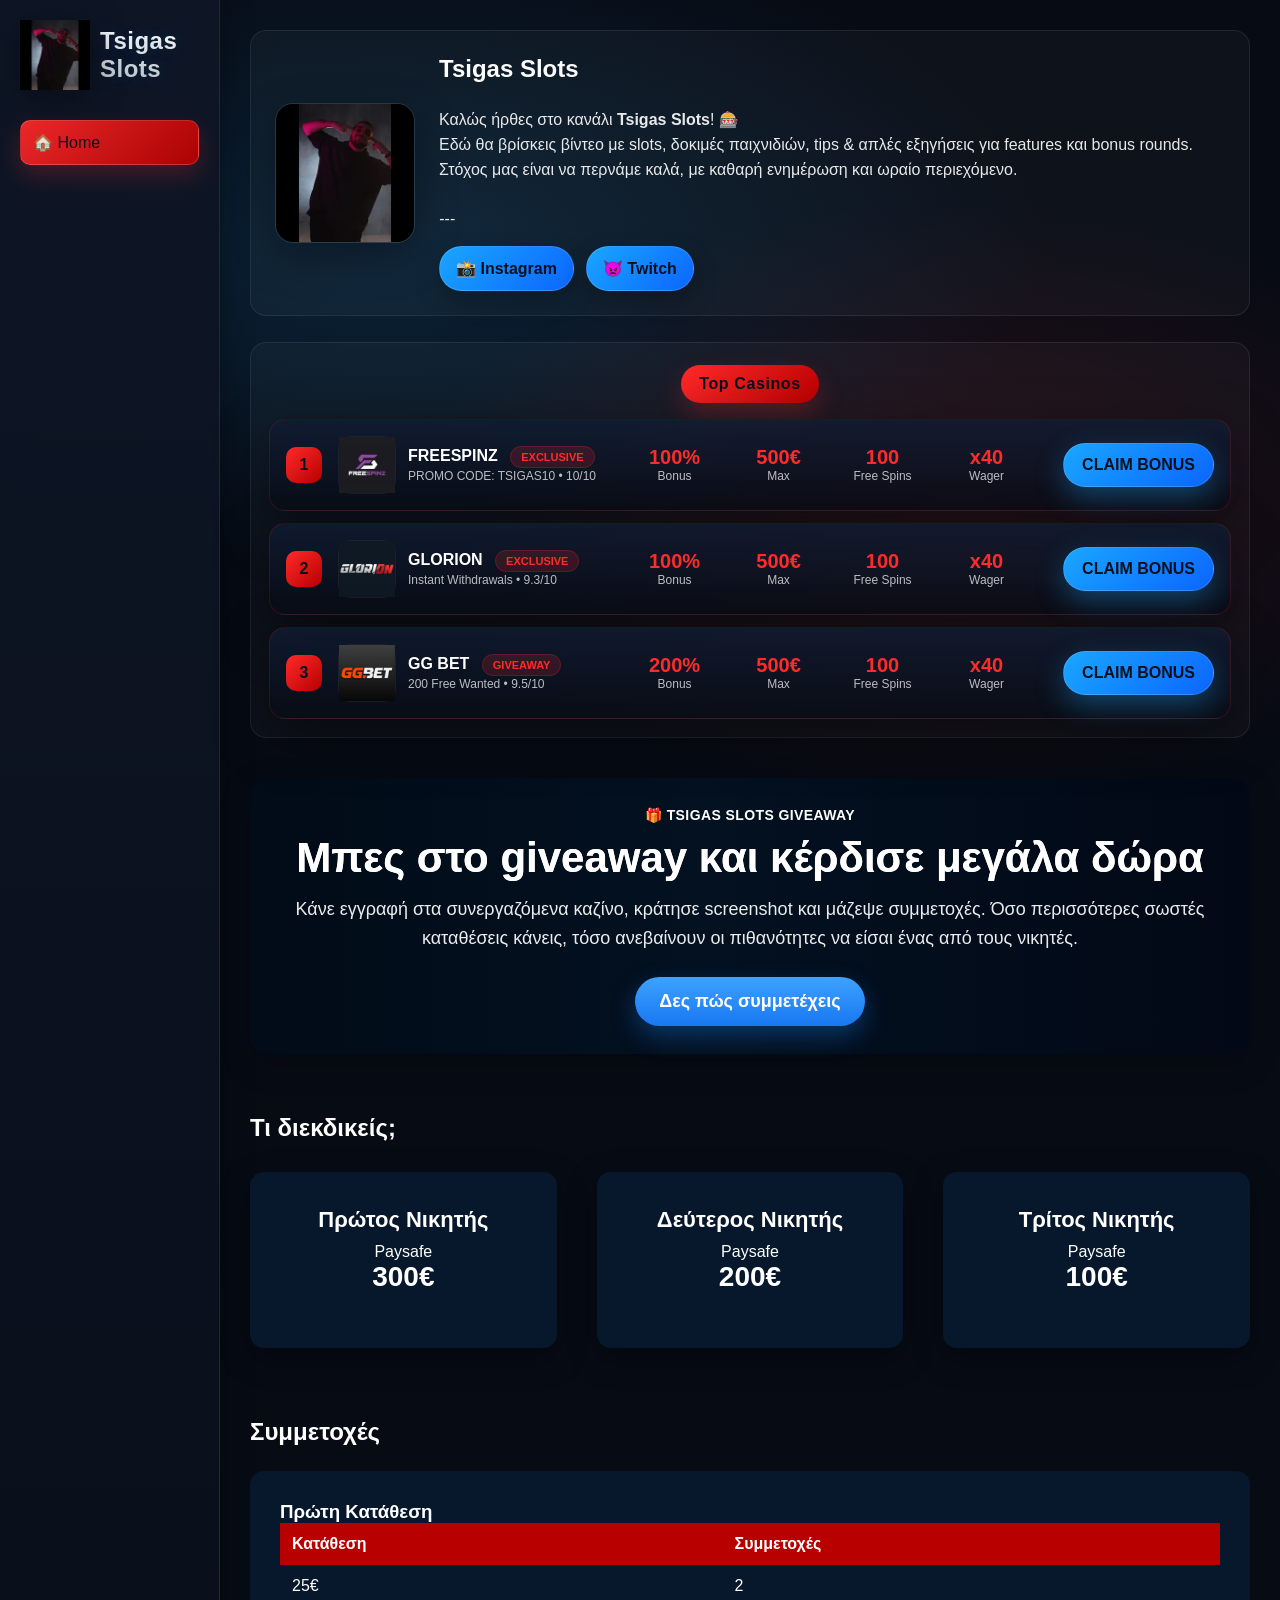
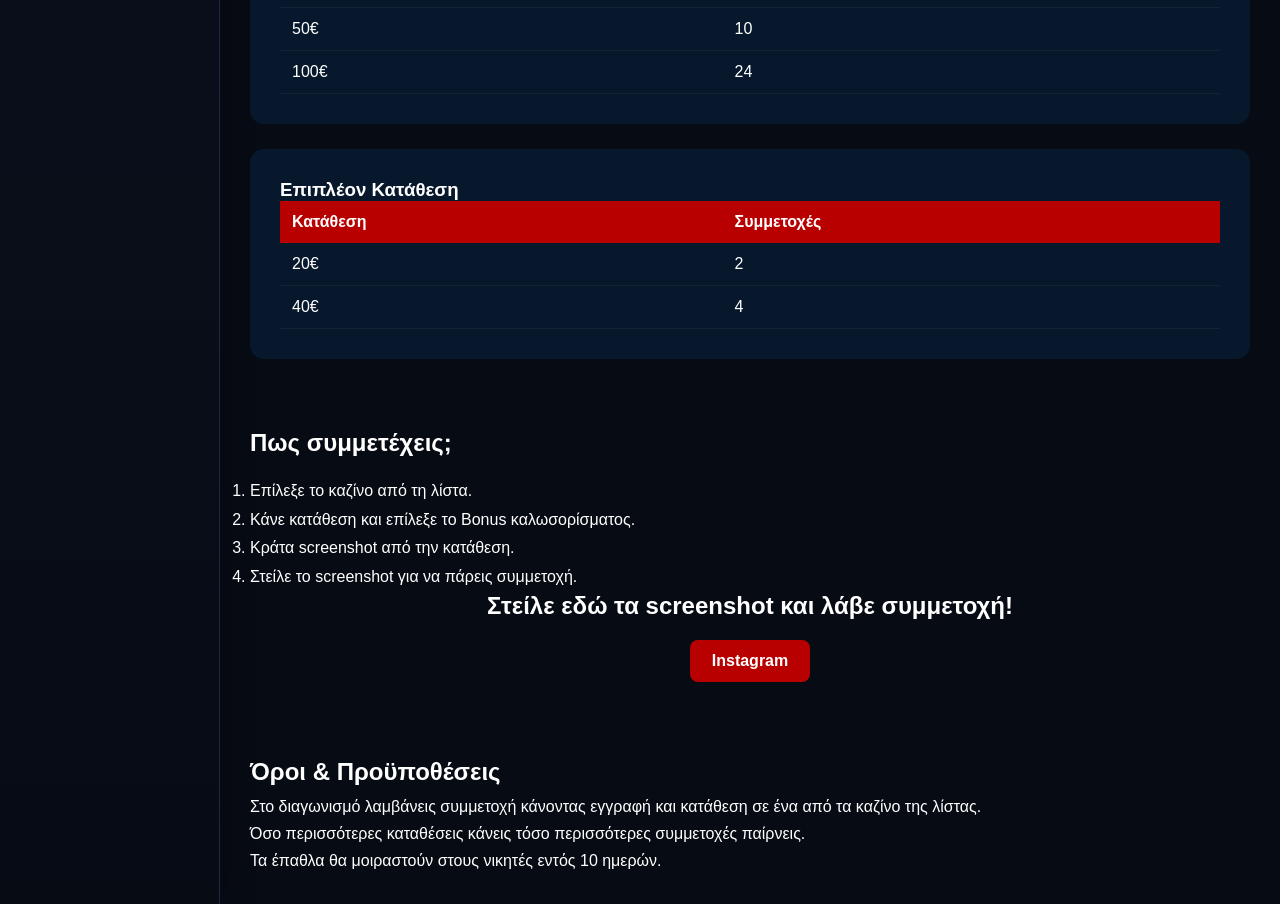
<file: index.html>
<!DOCTYPE html>
<html lang="el">
<head>
  <meta charset="UTF-8">
  <meta name="viewport" content="width=device-width, initial-scale=1.0">
  <title>Tsigas Slots - Home</title>
  <link rel="stylesheet" href="style.css">
</head>
<body>

<div class="layout">

  <aside class="sidebar">
    <div class="logo-area">
      <img src="image1.png" alt="Tsigas Logo">
      <span>Tsigas Slots</span>
    </div>
    <ul>
      <li class="active"><a href="index.html">🏠 Home</a></li>
    </ul>
  </aside>

  <main class="content">

    <section class="home-hero">
      <img class="home-logo" src="image1.png" alt="Tsigas Slots Logo">

      <div class="home-text">
        <h1 class="home-title">Tsigas Slots</h1>
        <p class="home-desc">
          Καλώς ήρθες στο κανάλι <strong>Tsigas Slots</strong>! 🎰<br>
          Εδώ θα βρίσκεις βίντεο με slots, δοκιμές παιχνιδιών, tips &amp; απλές εξηγήσεις για features και bonus rounds.
          Στόχος μας είναι να περνάμε καλά, με καθαρή ενημέρωση και ωραίο περιεχόμενο.
          <br><br>
          <em>---</em>
        </p>

        <div class="social-links">
          
          <a class="social-btn" href="https://www.instagram.com/tsigas_wiles?utm_source=ig_web_button_share_sheet&igsh=ZDNlZDc0MzIxNw==" target="_blank" rel="noopener">📸 Instagram</a>
          <a class="social-btn" href="https://www.twitch.tv/tsigas" target="_blank" rel="noopener">👿 Twitch</a>
        </div>
      </div>
    </section>

    <section class="section">
      <div class="section-title"><span>Top Casinos</span></div>
     
    <div class="casino-rows">
        <div class="casino-row">
          <div class="row-rank">1</div>
          <div class="row-brand">
            <div class="row-logo"><img src="FREESPINZ.PNG" alt="FREESPINZ"></div>
            <div>
              <div class="row-name">FREESPINZ <span class="tag">EXCLUSIVE</span></div>
              <div class="row-sub">PROMO CODE: TSIGAS10 • 10/10</div>
            </div>
          </div>
          <div class="row-stats">
            <div><strong>100%</strong><span>Bonus</span></div>
            <div><strong>500€</strong><span>Max</span></div>
            <div><strong>100</strong><span>Free Spins</span></div>
            <div><strong>x40</strong><span>Wager</span></div>
          </div>
        <a class="btn row-btn" href="https://go.aff.freespinz.com/q6861zbm" target="_blank" rel="noopener">CLAIM BONUS</a>
        </div>

      <div class="casino-rows">
        <div class="casino-row">
          <div class="row-rank">2</div>
          <div class="row-brand">
            <div class="row-logo"><img src="GLORION.PNG" alt="GLORION"></div>
            <div>
              <div class="row-name">GLORION <span class="tag">EXCLUSIVE</span></div>
              <div class="row-sub">Instant Withdrawals • 9.3/10</div>
            </div>
          </div>

          <div class="row-stats">
            <div><strong>100%</strong><span>Bonus</span></div>
            <div><strong>500€</strong><span>Max</span></div>
            <div><strong>100</strong><span>Free Spins</span></div>
            <div><strong>x40</strong><span>Wager</span></div>
          </div>

          <a class="btn row-btn" href="https://glrn.lynmonkel.com/?mid=304403_2020038" target="_blank" rel="noopener">CLAIM BONUS</a>
        </div>

        <div class="casino-row">
          <div class="row-rank">3</div>
          <div class="row-brand">
            <div class="row-logo"><img src="GGBET.PNG" alt="GGBET"></div>
            <div>
              <div class="row-name">GG BET <span class="tag">GIVEAWAY</span></div>
              <div class="row-sub">200 Free Wanted • 9.5/10</div>
            </div>
          </div>
          <div class="row-stats">
            <div><strong>200%</strong><span>Bonus</span></div>
            <div><strong>500€</strong><span>Max</span></div>
            <div><strong>100</strong><span>Free Spins</span></div>
            <div><strong>x40</strong><span>Wager</span></div>
          </div>
          <a class="btn row-btn" href="https://ggbetbestoffer.com/l/69b2da420e82d875ff05eee2" target="_blank" rel="noopener">CLAIM BONUS</a>
        </div>
      </div>
    </section>

   <section class="giveaway-hero">
  <div class="giveaway-hero-inner">
    <div class="giveaway-badge">🎁 TSIGAS SLOTS GIVEAWAY</div>

    <h1>Μπες στο giveaway και κέρδισε μεγάλα δώρα</h1>

    <p>
      Κάνε εγγραφή στα συνεργαζόμενα καζίνο, κράτησε screenshot και μάζεψε συμμετοχές.
      Όσο περισσότερες σωστές καταθέσεις κάνεις, τόσο ανεβαίνουν οι πιθανότητες να είσαι
      ένας από τους νικητές.
    </p>

    <a href="#how-to" class="giveaway-hero-btn">Δες πώς συμμετέχεις</a>
  </div>
</section>
<!-- ===== PRIZES ===== -->
<section class="giveaway-prizes">
  <h2>Τι διεκδικείς;</h2>

  <div class="prize-grid">
    <div class="prize-card gold">
      <h3>Πρώτος Νικητής</h3>
      <p>Paysafe</p>
      <h2>300€</h2>
    </div>

    <div class="prize-card silver">
      <h3>Δεύτερος Νικητής</h3>
      <p>Paysafe</p>
      <h2>200€</h2>
    </div>

    <div class="prize-card bronze">
      <h3>Τρίτος Νικητής</h3>
      <p>Paysafe</p>
      <h2>100€</h2>
    </div>
  </div>
</section>



<!-- ===== PARTICIPATIONS TABLE ===== -->
<section class="giveaway-table">

<h2>Συμμετοχές</h2>

<div class="table-box">

<h3>Πρώτη Κατάθεση</h3>

<table>
<tr>
<th>Κατάθεση</th>
<th>Συμμετοχές</th>
</tr>

<tr>
<td>25€</td>
<td>2</td>
</tr>

<tr>
<td>50€</td>
<td>10</td>
</tr>

<tr>
<td>100€</td>
<td>24</td>
</tr>
</table>

</div>


<div class="table-box">

<h3>Επιπλέον Κατάθεση</h3>

<table>
<tr>
<th>Κατάθεση</th>
<th>Συμμετοχές</th>
</tr>

<tr>
<td>20€</td>
<td>2</td>
</tr>

<tr>
<td>40€</td>
<td>4</td>
</tr>
</table>

</div>

</section>



<!-- ===== HOW TO PARTICIPATE ===== -->
<section class="how-to">

<h2>Πως συμμετέχεις;</h2>

<ol>
<li>Επίλεξε το καζίνο από τη λίστα.</li>
<li>Κάνε κατάθεση και επίλεξε το Bonus καλωσορίσματος.</li>
<li>Κράτα screenshot από την κατάθεση.</li>
<li>Στείλε το screenshot για να πάρεις συμμετοχή.</li>
</ol>

</section>



<!-- ===== SEND SCREENSHOT ===== -->
<section id="how-to" class="send-screenshot">

<h2>Στείλε εδώ τα screenshot και λάβε συμμετοχή!</h2>

<div class="social-links">


<a href="https://www.instagram.com/tsigas_wiles?utm_source=ig_web_button_share_sheet&igsh=ZDNlZDc0MzIxNw==">Instagram</a>

</div>

</section>



<!-- ===== TERMS ===== -->
<section class="terms">

<h2>Όροι & Προϋποθέσεις</h2>

<p>
Στο διαγωνισμό λαμβάνεις συμμετοχή κάνοντας εγγραφή και κατάθεση σε ένα από τα καζίνο της λίστας.
</p>

<p>
Όσο περισσότερες καταθέσεις κάνεις τόσο περισσότερες συμμετοχές παίρνεις.
</p>

<p>
Τα έπαθλα θα μοιραστούν στους νικητές εντός 10 ημερών.
</p>

</section>
    
  </main>
</div>

</body>
</html>
</file>
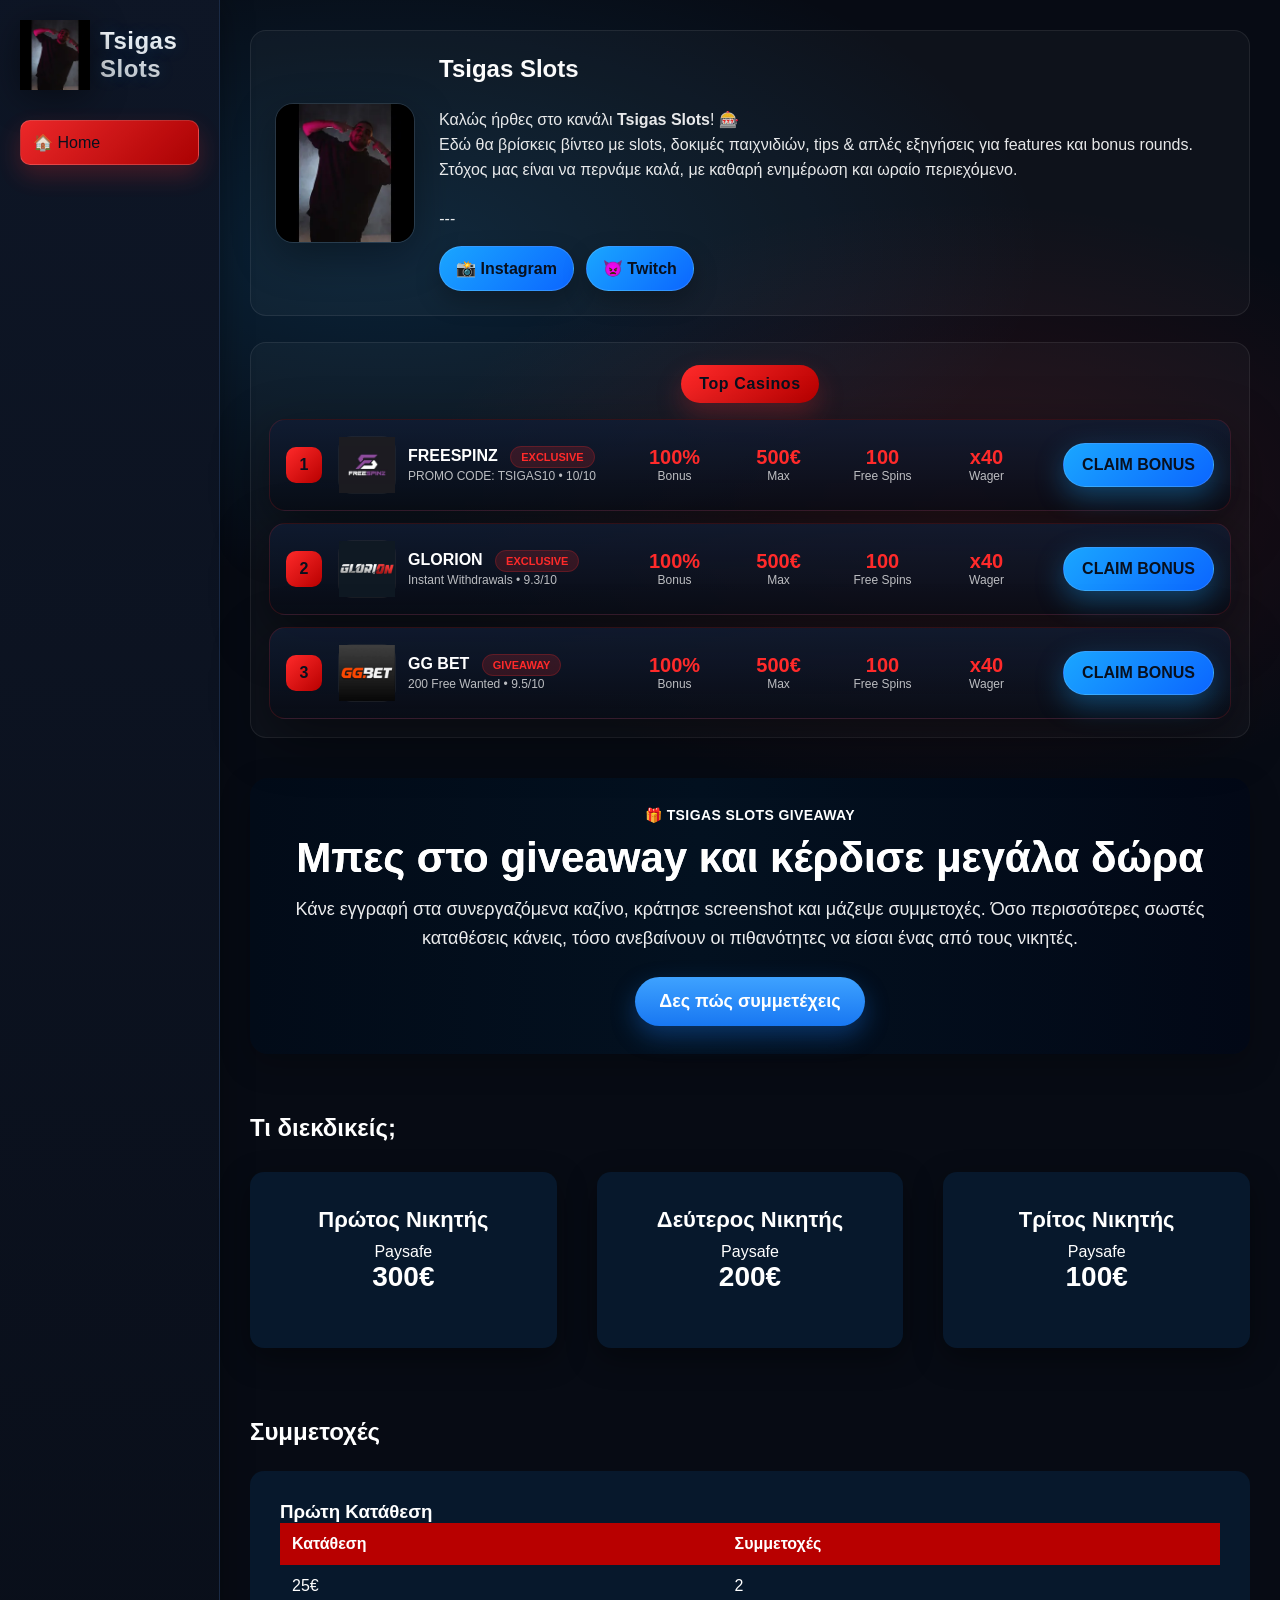
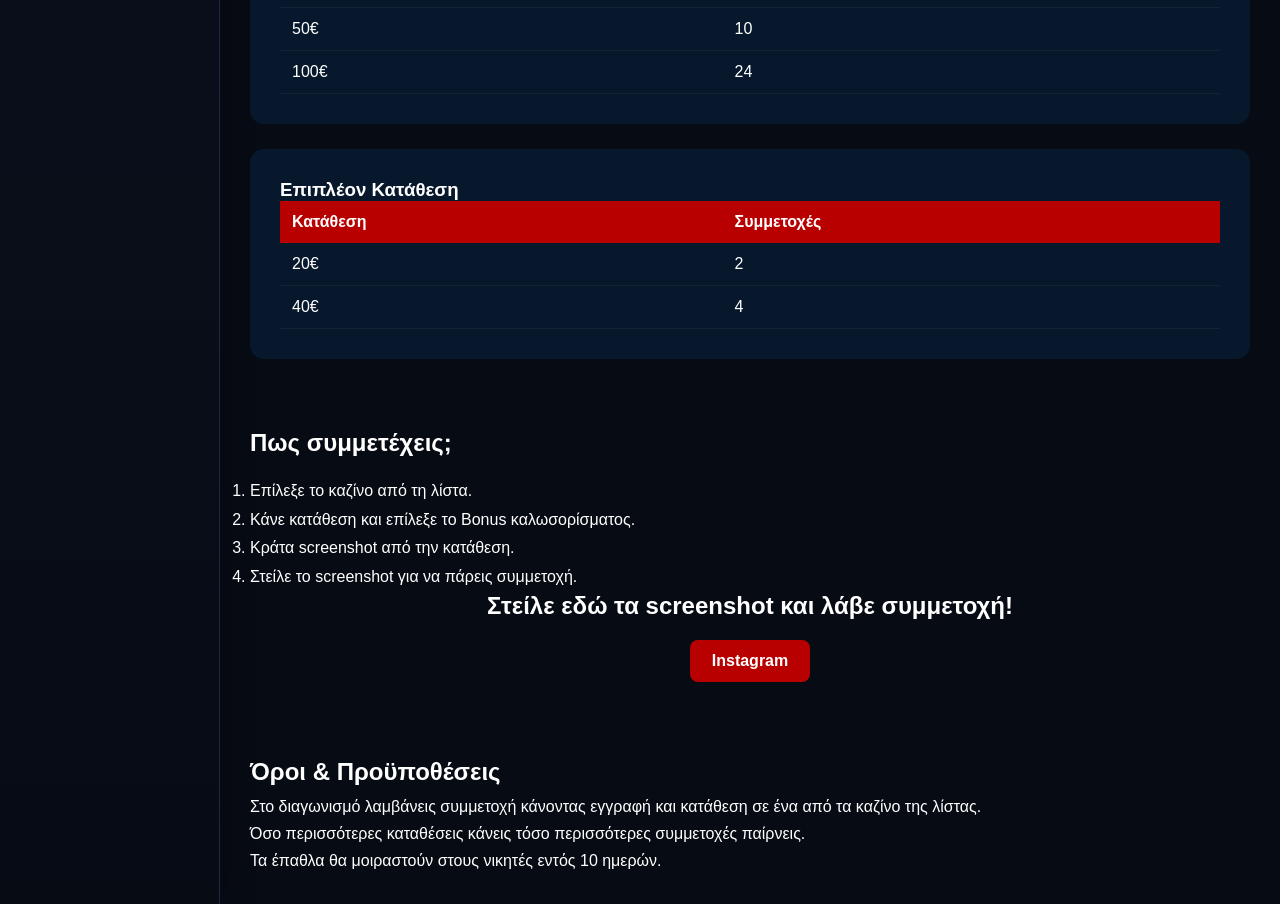
<file: index_updated.html>
<!DOCTYPE html>
<html lang="el">
<head>
  <meta charset="UTF-8">
  <meta name="viewport" content="width=device-width, initial-scale=1.0">
  <title>Tsigas Slots - Home</title>
  <link rel="stylesheet" href="style_updated.css">
</head>
<body>

<div class="layout">

  <aside class="sidebar">
    <div class="logo-area">
      <img src="image1.png" alt="Tsigas Logo">
      <span>Tsigas Slots</span>
    </div>
    <ul>
      <li class="active"><a href="index.html">🏠 Home</a></li>
    </ul>
  </aside>

  <main class="content">

    <section class="home-hero">
      <img class="home-logo" src="image1.png" alt="Tsigas Slots Logo">

      <div class="home-text">
        <h1 class="home-title">Tsigas Slots</h1>
        <p class="home-desc">
          Καλώς ήρθες στο κανάλι <strong>Tsigas Slots</strong>! 🎰<br>
          Εδώ θα βρίσκεις βίντεο με slots, δοκιμές παιχνιδιών, tips &amp; απλές εξηγήσεις για features και bonus rounds.
          Στόχος μας είναι να περνάμε καλά, με καθαρή ενημέρωση και ωραίο περιεχόμενο.
          <br><br>
          <em>---</em>
        </p>

        <div class="social-links">
          
          <a class="social-btn" href="https://www.instagram.com/tsigas_wiles?utm_source=ig_web_button_share_sheet&igsh=ZDNlZDc0MzIxNw==" target="_blank" rel="noopener">📸 Instagram</a>
          <a class="social-btn" href="https://www.twitch.tv/tsigas" target="_blank" rel="noopener">👿 Twitch</a>
        </div>
      </div>
    </section>

    <section class="section">
      <div class="section-title"><span>Top Casinos</span></div>
     
    <div class="casino-rows">
        <div class="casino-row">
          <div class="row-rank">1</div>
          <div class="row-brand">
            <div class="row-logo"><img src="FREESPINZ.PNG" alt="FREESPINZ"></div>
            <div>
              <div class="row-name">FREESPINZ <span class="tag">EXCLUSIVE</span></div>
              <div class="row-sub">PROMO CODE: TSIGAS10 • 10/10</div>
            </div>
          </div>
          <div class="row-stats">
            <div><strong>100%</strong><span>Bonus</span></div>
            <div><strong>500€</strong><span>Max</span></div>
            <div><strong>100</strong><span>Free Spins</span></div>
            <div><strong>x40</strong><span>Wager</span></div>
          </div>
        <a class="btn row-btn" href="https://go.aff.freespinz.com/q6861zbm" target="_blank" rel="noopener">CLAIM BONUS</a>
        </div>

      <div class="casino-rows">
        <div class="casino-row">
          <div class="row-rank">2</div>
          <div class="row-brand">
            <div class="row-logo"><img src="GLORION.PNG" alt="GLORION"></div>
            <div>
              <div class="row-name">GLORION <span class="tag">EXCLUSIVE</span></div>
              <div class="row-sub">Instant Withdrawals • 9.3/10</div>
            </div>
          </div>

          <div class="row-stats">
            <div><strong>100%</strong><span>Bonus</span></div>
            <div><strong>500€</strong><span>Max</span></div>
            <div><strong>100</strong><span>Free Spins</span></div>
            <div><strong>x40</strong><span>Wager</span></div>
          </div>

          <a class="btn row-btn" href="https://glrn.lynmonkel.com/?mid=304403_2020038" target="_blank" rel="noopener">CLAIM BONUS</a>
        </div>

        <div class="casino-row">
          <div class="row-rank">3</div>
          <div class="row-brand">
            <div class="row-logo"><img src="GGBET.PNG" alt="GGBET"></div>
            <div>
              <div class="row-name">GG BET <span class="tag">GIVEAWAY</span></div>
              <div class="row-sub">200 Free Wanted • 9.5/10</div>
            </div>
          </div>
          <div class="row-stats">
            <div><strong>100%</strong><span>Bonus</span></div>
            <div><strong>500€</strong><span>Max</span></div>
            <div><strong>100</strong><span>Free Spins</span></div>
            <div><strong>x40</strong><span>Wager</span></div>
          </div>
          <a class="btn row-btn" href="https://ggbetbestoffer.com/l/69b2da420e82d875ff05eee2" target="_blank" rel="noopener">CLAIM BONUS</a>
        </div>
      </div>
    </section>

   <section class="giveaway-hero">
  <div class="giveaway-hero-inner">
    <div class="giveaway-badge">🎁 TSIGAS SLOTS GIVEAWAY</div>

    <h1>Μπες στο giveaway και κέρδισε μεγάλα δώρα</h1>

    <p>
      Κάνε εγγραφή στα συνεργαζόμενα καζίνο, κράτησε screenshot και μάζεψε συμμετοχές.
      Όσο περισσότερες σωστές καταθέσεις κάνεις, τόσο ανεβαίνουν οι πιθανότητες να είσαι
      ένας από τους νικητές.
    </p>

    <a href="#how-to" class="giveaway-hero-btn">Δες πώς συμμετέχεις</a>
  </div>
</section>
<!-- ===== PRIZES ===== -->
<section class="giveaway-prizes">
  <h2>Τι διεκδικείς;</h2>

  <div class="prize-grid">
    <div class="prize-card gold">
      <h3>Πρώτος Νικητής</h3>
      <p>Paysafe</p>
      <h2>300€</h2>
    </div>

    <div class="prize-card silver">
      <h3>Δεύτερος Νικητής</h3>
      <p>Paysafe</p>
      <h2>200€</h2>
    </div>

    <div class="prize-card bronze">
      <h3>Τρίτος Νικητής</h3>
      <p>Paysafe</p>
      <h2>100€</h2>
    </div>
  </div>
</section>



<!-- ===== PARTICIPATIONS TABLE ===== -->
<section class="giveaway-table">

<h2>Συμμετοχές</h2>

<div class="table-box">

<h3>Πρώτη Κατάθεση</h3>

<table>
<tr>
<th>Κατάθεση</th>
<th>Συμμετοχές</th>
</tr>

<tr>
<td>25€</td>
<td>2</td>
</tr>

<tr>
<td>50€</td>
<td>10</td>
</tr>

<tr>
<td>100€</td>
<td>24</td>
</tr>
</table>

</div>


<div class="table-box">

<h3>Επιπλέον Κατάθεση</h3>

<table>
<tr>
<th>Κατάθεση</th>
<th>Συμμετοχές</th>
</tr>

<tr>
<td>20€</td>
<td>2</td>
</tr>

<tr>
<td>40€</td>
<td>4</td>
</tr>
</table>

</div>

</section>



<!-- ===== HOW TO PARTICIPATE ===== -->
<section class="how-to">

<h2>Πως συμμετέχεις;</h2>

<ol>
<li>Επίλεξε το καζίνο από τη λίστα.</li>
<li>Κάνε κατάθεση και επίλεξε το Bonus καλωσορίσματος.</li>
<li>Κράτα screenshot από την κατάθεση.</li>
<li>Στείλε το screenshot για να πάρεις συμμετοχή.</li>
</ol>

</section>



<!-- ===== SEND SCREENSHOT ===== -->
<section id="how-to" class="send-screenshot">

<h2>Στείλε εδώ τα screenshot και λάβε συμμετοχή!</h2>

<div class="social-links">


<a href="https://www.instagram.com/tsigas_wiles?utm_source=ig_web_button_share_sheet&igsh=ZDNlZDc0MzIxNw==">Instagram</a>

</div>

</section>



<!-- ===== TERMS ===== -->
<section class="terms">

<h2>Όροι & Προϋποθέσεις</h2>

<p>
Στο διαγωνισμό λαμβάνεις συμμετοχή κάνοντας εγγραφή και κατάθεση σε ένα από τα καζίνο της λίστας.
</p>

<p>
Όσο περισσότερες καταθέσεις κάνεις τόσο περισσότερες συμμετοχές παίρνεις.
</p>

<p>
Τα έπαθλα θα μοιραστούν στους νικητές εντός 10 ημερών.
</p>

</section>
    
  </main>
</div>

</body>
</html>
</file>
<file: style.css>
:root{
  /* Logo-inspired palette */
  --bg: #070b14;            /* very deep navy */
  --panel: #0e1626;         /* sidebar/panels */
  --card: #101c33;          /* cards */
  --stroke: #1a2a45;        /* borders */

  --blue: #1aa6ff;          /* electric blue */
  --blue2:#0b66ff;          /* deep blue */
  --gold: #ff2a2a;          /* warm gold */
  --gold2:#b80000;          /* orange-gold */

  --text: #ffffff;
  --muted: rgba(255,255,255,.72);

  --glowBlue: rgba(26,166,255,.35);
  --glowGold: rgba(255,42,42,.25);
}

* {
  margin: 0;
  padding: 0;
  box-sizing: border-box;
  font-family: Arial, sans-serif;
}

body {
  background: radial-gradient(1200px 600px at 30% 10%, rgba(26,166,255,.15), transparent 55%),
              radial-gradient(900px 500px at 75% 20%, rgba(255,42,42,.12), transparent 60%),
              var(--bg);
  color: var(--text);
}

.layout {
  display: flex;
}

/* SIDEBAR */
.sidebar {
  width: 220px;
  background: linear-gradient(180deg, rgba(14,22,38,.98), rgba(7,11,20,.98));
  min-height: 100vh;
  padding: 20px;
  border-right: 1px solid var(--stroke);
  box-shadow: 0 0 30px rgba(0,0,0,.35);
}

.sidebar ul {
  list-style: none;
}

.sidebar li {
  padding: 12px;
  cursor: pointer;
  opacity: 0.92;
  border-radius: 10px;
  border: 1px solid transparent;
  transition: all .18s ease;
}

/* Active / Hover = logo gold highlight */
.sidebar li.active,
.sidebar li:hover {
  background: linear-gradient(135deg, var(--gold), var(--gold2));
  color: #08101e;
  border-color: rgba(255,255,255,.18);
  box-shadow: 0 10px 24px var(--glowGold);
}

.sidebar li.active a { color: #08101e; }

/* SIDEBAR LINKS FIX */
.sidebar a {
  color: inherit;
  text-decoration: none;
  display: block;
}

/* LOGO */
.logo-area {
  display: flex;
  align-items: center;
  gap: 10px;
  margin-bottom: 30px;
}

.logo-area img {
  width: 70px;
  filter: drop-shadow(0 6px 18px rgba(0,0,0,.45));
}

.logo-area span {
  font-size: 24px;
  font-weight: bold;
  letter-spacing: .5px;
  background: linear-gradient(180deg, #ffffff, rgba(255,255,255,.75));
  -webkit-background-clip: text;
  background-clip: text;
  color: transparent;
  text-shadow: 0 0 18px rgba(26,166,255,.18);
}

/* CONTENT */
.content {
  flex: 1;
  padding: 30px;
}

.content h1 {
  margin-bottom: 25px;
  background: linear-gradient(90deg, #ffffff, rgba(255,255,255,.85));
  -webkit-background-clip: text;
  background-clip: text;
  color: transparent;
}

/* CASINO CARD */
.casino-card {
  background: linear-gradient(180deg, rgba(16,28,51,.92), rgba(10,16,32,.92));
  border-radius: 16px;
  padding: 28px;
  display: flex;
  align-items: center;
  gap: 20px;
  margin-bottom: 20px;
  border: 1px solid var(--stroke);
  min-height: 120px;
  box-shadow: 0 14px 40px rgba(0,0,0,.35);
}

/* HIGHLIGHT CARD = blue glow like logo */
.casino-card.highlight {
  border: 1px solid rgba(26,166,255,.55);
  box-shadow:
    0 0 0 1px rgba(26,166,255,.12),
    0 0 22px rgba(26,166,255,.18),
    0 18px 55px rgba(0,0,0,.45);
}

/* LOGO */
.casino-logo {
  width: 70px;
  height: 70px;
  background: linear-gradient(180deg, rgba(7,11,20,.9), rgba(14,22,38,.9));
  border-radius: 12px;
  border: 1px solid rgba(255,255,255,.08);
  display: flex;
  align-items: center;
  justify-content: center;
  box-shadow: 0 10px 26px rgba(0,0,0,.35);
}

.casino-logo img {
  max-width: 100%;
  max-height: 100%;
  object-fit: contain;
}

/* RANK = gold like the "777" frame */
.rank {
  font-size: 28px;
  color: var(--gold);
  width: 40px;
  text-shadow: 0 0 14px rgba(255,42,42,.20);
}

/* INFO */
.info h3 {
  margin-bottom: 5px;
}

/* STATS */
.stats {
  display: flex;
  gap: 25px;
  flex: 1;
}

.stats div {
  text-align: center;
}

.stats strong {
  color: #cfefff;
  font-size: 18px;
  text-shadow: 0 0 18px rgba(26,166,255,.18);
}

.stats span {
  display: block;
  font-size: 12px;
  color: var(--muted);
}

/* BUTTON = blue -> gold like logo lighting */
.btn {
  background: linear-gradient(135deg, var(--blue), var(--blue2));
  color: #08101e;
  padding: 14px 22px;
  border-radius: 25px;
  text-decoration: none;
  font-weight: bold;
  white-space: nowrap;
  border: 1px solid rgba(255,255,255,.14);
  box-shadow: 0 10px 28px var(--glowBlue);
  transition: transform .18s ease, box-shadow .18s ease, filter .18s ease;
}

.btn:hover {
  transform: scale(1.03);
  background: linear-gradient(135deg, var(--gold), var(--gold2));
  box-shadow: 0 10px 28px var(--glowGold);
  filter: brightness(1.02);
}

/* MOBILE */
@media (max-width: 900px) {
  .sidebar {
    display: none;
  }

  .casino-card {
    flex-direction: column;
    align-items: flex-start;
    gap: 15px;
    padding: 25px;
  }

  .casino-logo {
    width: 80px;
    height: 80px;
  }

  .stats {
    width: 100%;
    justify-content: space-between;
  }

  .btn {
    width: 100%;
    text-align: center;
    font-size: 16px;
  }
}
/* HOME HERO */
.home-hero{
  display:flex;
  align-items:center;
  gap:24px;
  padding:24px;
  border-radius:16px;
  border: 1px solid rgba(255,255,255,0.08);
  background: rgba(255,255,255,0.03);
}

.home-logo{
  width:140px;
  height:140px;
  border-radius:18px;
  object-fit:cover;
  box-shadow: 0 14px 40px rgba(0,0,0,0.35);
  border: 1px solid rgba(255,255,255,0.10);
}

.home-title{
  margin-bottom:10px;
}

.home-desc{
  opacity: 0.9;
  line-height: 1.55;
  max-width: 820px;
}

/* SOCIAL LINKS */
.social-links{
  margin-top:14px;
  display:flex;
  flex-wrap:wrap;
  gap:12px;
}

.social-btn{
  display:inline-flex;
  align-items:center;
  gap:8px;
  padding:12px 16px;
  border-radius:999px;
  text-decoration:none;
  font-weight:700;

  /* fallback που δουλεύει και με το παλιό css */
  background: rgba(57,211,83,0.95);
  color:#000;
  box-shadow: 0 10px 24px rgba(0,0,0,0.25);
  transition: transform .18s ease, filter .18s ease;
}

.social-btn:hover{
  transform: translateY(-1px);
  filter: brightness(1.05);
}

/* Αν έχεις βάλει την καινούργια παλέτα (blue/gold), θα “κουμπώσει” αυτόματα */
:root{
  --blue: #1aa6ff;
  --blue2:#0b66ff;
  --gold: #ff2a2a;
  --gold2:#b80000;
}
.social-btn{
  background: linear-gradient(135deg, var(--blue), var(--blue2));
  color: #08101e;
  border: 1px solid rgba(255,255,255,0.14);
}
.social-btn:hover{
  background: linear-gradient(135deg, var(--gold), var(--gold2));
}

/* MOBILE */
@media (max-width: 900px){
  .home-hero{
    flex-direction: column;
    align-items:flex-start;
  }
  .home-logo{
    width:110px;
    height:110px;
  }
  .social-btn{
    width:100%;
    justify-content:center;
  }
}
/* --- SECTIONS --- */
.section{
  margin-top: 26px;
  padding: 18px;
  border-radius: 16px;
  border: 1px solid rgba(255,255,255,.08);
  background: rgba(255,255,255,.03);
}

.section-title{
  display:flex;
  justify-content:center;
  margin: 4px 0 16px;
}
.section-title span{
  padding: 10px 18px;
  border-radius: 999px;
  font-weight: 900;
  letter-spacing: .6px;
  color:#08101e;
  background: linear-gradient(135deg, var(--gold), var(--gold2));
  box-shadow: 0 12px 26px var(--glowGold);
}

/* --- STREAMERS GRID --- */
.streamers-grid{
  display:grid;
  grid-template-columns: repeat(4, minmax(0, 1fr));
  gap: 14px;
}
.streamer-card{
  text-decoration:none;
  color: var(--text);
  border-radius: 14px;
  padding: 16px;
  border: 1px solid rgba(255,255,255,.08);
  background: linear-gradient(180deg, rgba(16,28,51,.78), rgba(7,11,20,.72));
  box-shadow: 0 14px 40px rgba(0,0,0,.35);
  transition: transform .18s ease, border-color .18s ease, box-shadow .18s ease;
  text-align:center;
}
.streamer-card:hover{
  transform: translateY(-2px);
  border-color: rgba(255,42,42,.30);
  box-shadow: 0 18px 55px rgba(0,0,0,.45), 0 0 22px rgba(255,42,42,.12);
}
.avatar{
  width: 92px;
  height: 92px;
  border-radius: 50%;
  object-fit: cover;
  border: 4px solid rgba(255,42,42,.55);
  box-shadow: 0 14px 35px rgba(0,0,0,.45);
  margin: 4px auto 12px;
  display:block;
}
.name{
  font-weight: 900;
  color: var(--gold);
  font-size: 18px;
}
.meta{
  margin-top: 6px;
  font-size: 12px;
  color: var(--muted);
}

/* --- TOP CASINOS ROWS --- */
.casino-rows{ display:flex; flex-direction:column; gap: 12px; }
.casino-row{
  display:flex;
  align-items:center;
  gap: 16px;
  padding: 16px;
  border-radius: 16px;
  border: 1px solid rgba(255,42,42,.16);
  background: linear-gradient(180deg, rgba(16,28,51,.80), rgba(7,11,20,.78));
  box-shadow: 0 18px 55px rgba(0,0,0,.45);
}
.row-rank{
  width: 36px;
  height: 36px;
  display:flex;
  align-items:center;
  justify-content:center;
  border-radius: 10px;
  font-weight: 900;
  color:#08101e;
  background: linear-gradient(135deg, var(--gold), var(--gold2));
}
.row-brand{
  display:flex;
  align-items:center;
  gap: 12px;
  min-width: 260px;
}
.row-logo{
  width: 58px; height: 58px;
  border-radius: 14px;
  background: rgba(0,0,0,.28);
  border: 1px solid rgba(255,255,255,.08);
  display:flex; align-items:center; justify-content:center;
}
.row-logo img{ max-width:100%; max-height:100%; object-fit:contain; }
.row-name{ font-weight: 900; }
.tag{
  margin-left: 8px;
  font-size: 11px;
  padding: 4px 10px;
  border-radius: 999px;
  background: rgba(255,42,42,.16);
  border: 1px solid rgba(255,42,42,.22);
  color: var(--gold);
}
.row-sub{ margin-top: 4px; font-size: 12px; color: var(--muted); }

.row-stats{
  display:flex;
  gap: 18px;
  flex: 1;
  justify-content: center;
}
.row-stats div{ text-align:center; min-width: 86px; }
.row-stats strong{ color: var(--gold); font-size: 20px; }
.row-stats span{ display:block; font-size: 12px; color: var(--muted); }

.row-btn{ padding: 12px 18px; border-radius: 999px; }

/* --- WEEK BAR + SCHEDULE --- */
.week-bar{
  display:flex;
  gap: 10px;
  padding: 10px;
  border-radius: 14px;
  background: rgba(0,0,0,.25);
  border: 1px solid rgba(255,255,255,.08);
  overflow:auto;
}
.day{
  border: 1px solid rgba(255,255,255,.12);
  background: rgba(255,255,255,.04);
  color: var(--text);
  padding: 10px 14px;
  border-radius: 999px;
  cursor:pointer;
  font-weight: 800;
  white-space:nowrap;
}
.day.active{
  background: linear-gradient(135deg, var(--gold), var(--gold2));
  color: #08101e;
  border-color: rgba(255,255,255,.18);
  box-shadow: 0 12px 24px var(--glowGold);
}

.schedule-grid{
  margin-top: 14px;
  display:grid;
  grid-template-columns: repeat(4, minmax(0, 1fr));
  gap: 14px;
}
.slot-card{
  border-radius: 16px;
  border: 1px solid rgba(255,42,42,.20);
  background: linear-gradient(180deg, rgba(16,28,51,.80), rgba(7,11,20,.78));
  box-shadow: 0 18px 55px rgba(0,0,0,.45);
  padding: 14px;
  text-align:center;
  position:relative;
}
.slot-time{
  position:absolute;
  top: 10px; left: 10px; right: 10px;
  border-radius: 12px;
  padding: 10px 12px;
  font-weight: 900;
  color:#08101e;
  background: linear-gradient(135deg, var(--gold), var(--gold2));
}
.slot-avatar{
  width: 110px;
  height: 110px;
  border-radius: 50%;
  object-fit: cover;
  border: 4px solid rgba(255,42,42,.55);
  margin: 58px auto 12px;
  display:block;
}
.slot-name{
  font-weight: 900;
  font-size: 18px;
}

/* RESPONSIVE */
@media (max-width: 1100px){
  .streamers-grid{ grid-template-columns: repeat(2, 1fr); }
  .schedule-grid{ grid-template-columns: repeat(2, 1fr); }
  .row-brand{ min-width: 200px; }
}
@media (max-width: 650px){
  .streamers-grid{ grid-template-columns: 1fr; }
  .schedule-grid{ grid-template-columns: 1fr; }
  .casino-row{ flex-direction: column; align-items: flex-start; }
  .row-stats{ justify-content: space-between; width:100%; }
  .row-btn{ width:100%; text-align:center; }
}
/* Our Streamers title -> BLUE (μόνο αυτό) */
.section-title.blue span{
  background: linear-gradient(135deg, var(--blue), var(--blue2));
  color: #08101e;
  box-shadow: 0 12px 26px var(--glowBlue);
}

/* (προαιρετικό) Αν θες και τα ονόματα των streamers να γίνουν μπλε αντί χρυσά */
.section-title.blue ~ .streamers-grid .name{
  color: #cfefff;
  text-shadow: 0 0 18px rgba(26,166,255,.25);
}

/* (προαιρετικό) Αν θες και το περίγραμμα του avatar να γίνει μπλε */
.section-title.blue ~ .streamers-grid .avatar{
  border-color: rgba(26,166,255,.60);
}
.giveaway-hero{
  background: linear-gradient(90deg,#020b18,#031120,#020816);
  padding:40px 30px;
  border-radius:18px;

  width:100%;
  max-width:1100px;

  margin-left:auto;
  margin-right:auto;
  margin-top:40px;
  margin-bottom:40px;
}

.giveaway-hero-inner{
  text-align:center;
}

.giveaway-hero h1{
  font-size:42px;
  margin-bottom:16px;
}

.giveaway-hero p{
  max-width:750px;
  margin:0 auto 25px auto;
  line-height:1.6;
}

.giveaway-hero-btn{
  display:inline-block;
  padding:14px 26px;
  border-radius:40px;
  background:linear-gradient(180deg,#3ea2ff,#1877f2);
  color:white;
  text-decoration:none;
  font-weight:700;
}
/* ========================= */
/* GIVEAWAY SECTIONS */
/* ========================= */

.giveaway-prizes {
  margin-top:60px;
}

.prize-grid{
  display:grid;
  grid-template-columns:repeat(3,1fr);
  gap:40px;
  margin-top:30px;
}

.prize-card{
  background:#07182c;
  border-radius:14px;
  padding:35px;
  text-align:center;
  box-shadow:0 10px 30px rgba(0,0,0,0.4);
}

.prize-card h3{
  font-size:22px;
  margin-bottom:10px;
}

.prize-card h2{
  font-size:28px;
  margin-bottom:20px;
}

.prize-card img{
  width:120px;
  margin-top:10px;
}

/* ========================= */
/* PARTICIPATION TABLE */
/* ========================= */

.giveaway-table{
  margin-top:70px;
}

.table-box{
  background:#07182c;
  padding:30px;
  border-radius:14px;
  margin-top:25px;
}

.table-box table{
  width:100%;
  border-collapse:collapse;
}

.table-box th{
  background:#b80000;
  padding:12px;
  text-align:left;
}

.table-box td{
  padding:12px;
  border-bottom:1px solid rgba(255,255,255,0.05);
}

/* ========================= */
/* HOW TO */
/* ========================= */

.how-to{
  margin-top:70px;
}

.how-to ol{
  margin-top:20px;
  line-height:1.8;
}

/* ========================= */
/* SEND SCREENSHOT */
/* ========================= */

.send-screenshot{
  text-align:center;
}

.send-screenshot .social-links{
  display:flex;
  justify-content:center;
  gap:20px;
  margin-top:20px;
}

.send-screenshot .social-links a{
  padding:12px 22px;
  background:#b80000;
  border-radius:8px;
  text-decoration:none;
  color:white;
  font-weight:600;
}
/* ========================= */
/* TERMS */
/* ========================= */

.terms{
  margin-top:70px;
  line-height:1.7;
}

/* ========================= */
/* MOBILE */
/* ========================= */

@media (max-width:900px){

.prize-grid{
  grid-template-columns:1fr;
}

}
.giveaway-hero{
  background: linear-gradient(90deg, #020b18 0%, #031120 45%, #020816 100%);
  padding: 28px 32px;
  border-radius: 18px;

  max-width:1100px;
  width:100%;

  margin:40px auto;   /* αυτό το κεντράρει */

  box-shadow: 0 10px 30px rgba(0,0,0,0.25);
}

.giveaway-hero-inner{
  max-width: 1100px;
}

.giveaway-badge{
  display: inline-flex;
  align-items: center;
  gap: 8px;
  font-size: 14px;
  font-weight: 700;
  color: #ffffff;
  letter-spacing: 0.4px;
  margin-bottom: 12px;
}

.giveaway-hero h1{
  font-size: 42px;
  line-height: 1.1;
  font-weight: 800;
  color: #ffffff;
  margin: 0 0 14px;
}

.giveaway-hero p{
  max-width: 1100px;
  font-size: 18px;
  line-height: 1.6;
  color: rgba(255,255,255,0.92);
  margin: 0 0 24px;
}

.giveaway-hero-btn{
  display: inline-block;
  padding: 14px 24px;
  background: linear-gradient(180deg, #3ea2ff 0%, #1877f2 100%);
  color: #fff;
  text-decoration: none;
  font-weight: 700;
  font-size: 18px;
  border-radius: 999px;
  box-shadow: 0 10px 24px rgba(24,119,242,0.35);
  transition: transform 0.2s ease, box-shadow 0.2s ease;
}

.giveaway-hero-btn:hover{
  transform: translateY(-2px);
  box-shadow: 0 14px 28px rgba(24,119,242,0.42);
}

@media (max-width: 768px){
  .giveaway-hero{
    padding: 22px 18px;
    border-radius: 14px;
  }

  .giveaway-hero h1{
    font-size: 30px;
  }

  .giveaway-hero p{
    font-size: 16px;
  }

  .giveaway-hero-btn{
    width: 100%;
    text-align: center;
    font-size: 17px;
    padding: 14px 18px;
  }
}
</file>
<file: style_updated.css>
:root{
  /* Logo-inspired palette */
  --bg: #070b14;            /* very deep navy */
  --panel: #0e1626;         /* sidebar/panels */
  --card: #101c33;          /* cards */
  --stroke: #1a2a45;        /* borders */

  --blue: #1aa6ff;          /* electric blue */
  --blue2:#0b66ff;          /* deep blue */
  --gold: #ff2a2a;          /* warm gold */
  --gold2:#b80000;          /* orange-gold */

  --text: #ffffff;
  --muted: rgba(255,255,255,.72);

  --glowBlue: rgba(26,166,255,.35);
  --glowGold: rgba(255,42,42,.25);
}

* {
  margin: 0;
  padding: 0;
  box-sizing: border-box;
  font-family: Arial, sans-serif;
}

body {
  background: radial-gradient(1200px 600px at 30% 10%, rgba(26,166,255,.15), transparent 55%),
              radial-gradient(900px 500px at 75% 20%, rgba(255,42,42,.12), transparent 60%),
              var(--bg);
  color: var(--text);
}

.layout {
  display: flex;
}

/* SIDEBAR */
.sidebar {
  width: 220px;
  background: linear-gradient(180deg, rgba(14,22,38,.98), rgba(7,11,20,.98));
  min-height: 100vh;
  padding: 20px;
  border-right: 1px solid var(--stroke);
  box-shadow: 0 0 30px rgba(0,0,0,.35);
}

.sidebar ul {
  list-style: none;
}

.sidebar li {
  padding: 12px;
  cursor: pointer;
  opacity: 0.92;
  border-radius: 10px;
  border: 1px solid transparent;
  transition: all .18s ease;
}

/* Active / Hover = logo gold highlight */
.sidebar li.active,
.sidebar li:hover {
  background: linear-gradient(135deg, var(--gold), var(--gold2));
  color: #08101e;
  border-color: rgba(255,255,255,.18);
  box-shadow: 0 10px 24px var(--glowGold);
}

.sidebar li.active a { color: #08101e; }

/* SIDEBAR LINKS FIX */
.sidebar a {
  color: inherit;
  text-decoration: none;
  display: block;
}

/* LOGO */
.logo-area {
  display: flex;
  align-items: center;
  gap: 10px;
  margin-bottom: 30px;
}

.logo-area img {
  width: 70px;
  filter: drop-shadow(0 6px 18px rgba(0,0,0,.45));
}

.logo-area span {
  font-size: 24px;
  font-weight: bold;
  letter-spacing: .5px;
  background: linear-gradient(180deg, #ffffff, rgba(255,255,255,.75));
  -webkit-background-clip: text;
  background-clip: text;
  color: transparent;
  text-shadow: 0 0 18px rgba(26,166,255,.18);
}

/* CONTENT */
.content {
  flex: 1;
  padding: 30px;
}

.content h1 {
  margin-bottom: 25px;
  background: linear-gradient(90deg, #ffffff, rgba(255,255,255,.85));
  -webkit-background-clip: text;
  background-clip: text;
  color: transparent;
}

/* CASINO CARD */
.casino-card {
  background: linear-gradient(180deg, rgba(16,28,51,.92), rgba(10,16,32,.92));
  border-radius: 16px;
  padding: 28px;
  display: flex;
  align-items: center;
  gap: 20px;
  margin-bottom: 20px;
  border: 1px solid var(--stroke);
  min-height: 120px;
  box-shadow: 0 14px 40px rgba(0,0,0,.35);
}

/* HIGHLIGHT CARD = blue glow like logo */
.casino-card.highlight {
  border: 1px solid rgba(26,166,255,.55);
  box-shadow:
    0 0 0 1px rgba(26,166,255,.12),
    0 0 22px rgba(26,166,255,.18),
    0 18px 55px rgba(0,0,0,.45);
}

/* LOGO */
.casino-logo {
  width: 70px;
  height: 70px;
  background: linear-gradient(180deg, rgba(7,11,20,.9), rgba(14,22,38,.9));
  border-radius: 12px;
  border: 1px solid rgba(255,255,255,.08);
  display: flex;
  align-items: center;
  justify-content: center;
  box-shadow: 0 10px 26px rgba(0,0,0,.35);
}

.casino-logo img {
  max-width: 100%;
  max-height: 100%;
  object-fit: contain;
}

/* RANK = gold like the "777" frame */
.rank {
  font-size: 28px;
  color: var(--gold);
  width: 40px;
  text-shadow: 0 0 14px rgba(255,42,42,.20);
}

/* INFO */
.info h3 {
  margin-bottom: 5px;
}

/* STATS */
.stats {
  display: flex;
  gap: 25px;
  flex: 1;
}

.stats div {
  text-align: center;
}

.stats strong {
  color: #cfefff;
  font-size: 18px;
  text-shadow: 0 0 18px rgba(26,166,255,.18);
}

.stats span {
  display: block;
  font-size: 12px;
  color: var(--muted);
}

/* BUTTON = blue -> gold like logo lighting */
.btn {
  background: linear-gradient(135deg, var(--blue), var(--blue2));
  color: #08101e;
  padding: 14px 22px;
  border-radius: 25px;
  text-decoration: none;
  font-weight: bold;
  white-space: nowrap;
  border: 1px solid rgba(255,255,255,.14);
  box-shadow: 0 10px 28px var(--glowBlue);
  transition: transform .18s ease, box-shadow .18s ease, filter .18s ease;
}

.btn:hover {
  transform: scale(1.03);
  background: linear-gradient(135deg, var(--gold), var(--gold2));
  box-shadow: 0 10px 28px var(--glowGold);
  filter: brightness(1.02);
}

/* MOBILE */
@media (max-width: 900px) {
  .sidebar {
    display: none;
  }

  .casino-card {
    flex-direction: column;
    align-items: flex-start;
    gap: 15px;
    padding: 25px;
  }

  .casino-logo {
    width: 80px;
    height: 80px;
  }

  .stats {
    width: 100%;
    justify-content: space-between;
  }

  .btn {
    width: 100%;
    text-align: center;
    font-size: 16px;
  }
}
/* HOME HERO */
.home-hero{
  display:flex;
  align-items:center;
  gap:24px;
  padding:24px;
  border-radius:16px;
  border: 1px solid rgba(255,255,255,0.08);
  background: rgba(255,255,255,0.03);
}

.home-logo{
  width:140px;
  height:140px;
  border-radius:18px;
  object-fit:cover;
  box-shadow: 0 14px 40px rgba(0,0,0,0.35);
  border: 1px solid rgba(255,255,255,0.10);
}

.home-title{
  margin-bottom:10px;
}

.home-desc{
  opacity: 0.9;
  line-height: 1.55;
  max-width: 820px;
}

/* SOCIAL LINKS */
.social-links{
  margin-top:14px;
  display:flex;
  flex-wrap:wrap;
  gap:12px;
}

.social-btn{
  display:inline-flex;
  align-items:center;
  gap:8px;
  padding:12px 16px;
  border-radius:999px;
  text-decoration:none;
  font-weight:700;

  /* fallback που δουλεύει και με το παλιό css */
  background: rgba(57,211,83,0.95);
  color:#000;
  box-shadow: 0 10px 24px rgba(0,0,0,0.25);
  transition: transform .18s ease, filter .18s ease;
}

.social-btn:hover{
  transform: translateY(-1px);
  filter: brightness(1.05);
}

/* Αν έχεις βάλει την καινούργια παλέτα (blue/gold), θα “κουμπώσει” αυτόματα */
:root{
  --blue: #1aa6ff;
  --blue2:#0b66ff;
  --gold: #ff2a2a;
  --gold2:#b80000;
}
.social-btn{
  background: linear-gradient(135deg, var(--blue), var(--blue2));
  color: #08101e;
  border: 1px solid rgba(255,255,255,0.14);
}
.social-btn:hover{
  background: linear-gradient(135deg, var(--gold), var(--gold2));
}

/* MOBILE */
@media (max-width: 900px){
  .home-hero{
    flex-direction: column;
    align-items:flex-start;
  }
  .home-logo{
    width:110px;
    height:110px;
  }
  .social-btn{
    width:100%;
    justify-content:center;
  }
}
/* --- SECTIONS --- */
.section{
  margin-top: 26px;
  padding: 18px;
  border-radius: 16px;
  border: 1px solid rgba(255,255,255,.08);
  background: rgba(255,255,255,.03);
}

.section-title{
  display:flex;
  justify-content:center;
  margin: 4px 0 16px;
}
.section-title span{
  padding: 10px 18px;
  border-radius: 999px;
  font-weight: 900;
  letter-spacing: .6px;
  color:#08101e;
  background: linear-gradient(135deg, var(--gold), var(--gold2));
  box-shadow: 0 12px 26px var(--glowGold);
}

/* --- STREAMERS GRID --- */
.streamers-grid{
  display:grid;
  grid-template-columns: repeat(4, minmax(0, 1fr));
  gap: 14px;
}
.streamer-card{
  text-decoration:none;
  color: var(--text);
  border-radius: 14px;
  padding: 16px;
  border: 1px solid rgba(255,255,255,.08);
  background: linear-gradient(180deg, rgba(16,28,51,.78), rgba(7,11,20,.72));
  box-shadow: 0 14px 40px rgba(0,0,0,.35);
  transition: transform .18s ease, border-color .18s ease, box-shadow .18s ease;
  text-align:center;
}
.streamer-card:hover{
  transform: translateY(-2px);
  border-color: rgba(255,42,42,.30);
  box-shadow: 0 18px 55px rgba(0,0,0,.45), 0 0 22px rgba(255,42,42,.12);
}
.avatar{
  width: 92px;
  height: 92px;
  border-radius: 50%;
  object-fit: cover;
  border: 4px solid rgba(255,42,42,.55);
  box-shadow: 0 14px 35px rgba(0,0,0,.45);
  margin: 4px auto 12px;
  display:block;
}
.name{
  font-weight: 900;
  color: var(--gold);
  font-size: 18px;
}
.meta{
  margin-top: 6px;
  font-size: 12px;
  color: var(--muted);
}

/* --- TOP CASINOS ROWS --- */
.casino-rows{ display:flex; flex-direction:column; gap: 12px; }
.casino-row{
  display:flex;
  align-items:center;
  gap: 16px;
  padding: 16px;
  border-radius: 16px;
  border: 1px solid rgba(255,42,42,.16);
  background: linear-gradient(180deg, rgba(16,28,51,.80), rgba(7,11,20,.78));
  box-shadow: 0 18px 55px rgba(0,0,0,.45);
}
.row-rank{
  width: 36px;
  height: 36px;
  display:flex;
  align-items:center;
  justify-content:center;
  border-radius: 10px;
  font-weight: 900;
  color:#08101e;
  background: linear-gradient(135deg, var(--gold), var(--gold2));
}
.row-brand{
  display:flex;
  align-items:center;
  gap: 12px;
  min-width: 260px;
}
.row-logo{
  width: 58px; height: 58px;
  border-radius: 14px;
  background: rgba(0,0,0,.28);
  border: 1px solid rgba(255,255,255,.08);
  display:flex; align-items:center; justify-content:center;
}
.row-logo img{ max-width:100%; max-height:100%; object-fit:contain; }
.row-name{ font-weight: 900; }
.tag{
  margin-left: 8px;
  font-size: 11px;
  padding: 4px 10px;
  border-radius: 999px;
  background: rgba(255,42,42,.16);
  border: 1px solid rgba(255,42,42,.22);
  color: var(--gold);
}
.row-sub{ margin-top: 4px; font-size: 12px; color: var(--muted); }

.row-stats{
  display:flex;
  gap: 18px;
  flex: 1;
  justify-content: center;
}
.row-stats div{ text-align:center; min-width: 86px; }
.row-stats strong{ color: var(--gold); font-size: 20px; }
.row-stats span{ display:block; font-size: 12px; color: var(--muted); }

.row-btn{ padding: 12px 18px; border-radius: 999px; }

/* --- WEEK BAR + SCHEDULE --- */
.week-bar{
  display:flex;
  gap: 10px;
  padding: 10px;
  border-radius: 14px;
  background: rgba(0,0,0,.25);
  border: 1px solid rgba(255,255,255,.08);
  overflow:auto;
}
.day{
  border: 1px solid rgba(255,255,255,.12);
  background: rgba(255,255,255,.04);
  color: var(--text);
  padding: 10px 14px;
  border-radius: 999px;
  cursor:pointer;
  font-weight: 800;
  white-space:nowrap;
}
.day.active{
  background: linear-gradient(135deg, var(--gold), var(--gold2));
  color: #08101e;
  border-color: rgba(255,255,255,.18);
  box-shadow: 0 12px 24px var(--glowGold);
}

.schedule-grid{
  margin-top: 14px;
  display:grid;
  grid-template-columns: repeat(4, minmax(0, 1fr));
  gap: 14px;
}
.slot-card{
  border-radius: 16px;
  border: 1px solid rgba(255,42,42,.20);
  background: linear-gradient(180deg, rgba(16,28,51,.80), rgba(7,11,20,.78));
  box-shadow: 0 18px 55px rgba(0,0,0,.45);
  padding: 14px;
  text-align:center;
  position:relative;
}
.slot-time{
  position:absolute;
  top: 10px; left: 10px; right: 10px;
  border-radius: 12px;
  padding: 10px 12px;
  font-weight: 900;
  color:#08101e;
  background: linear-gradient(135deg, var(--gold), var(--gold2));
}
.slot-avatar{
  width: 110px;
  height: 110px;
  border-radius: 50%;
  object-fit: cover;
  border: 4px solid rgba(255,42,42,.55);
  margin: 58px auto 12px;
  display:block;
}
.slot-name{
  font-weight: 900;
  font-size: 18px;
}

/* RESPONSIVE */
@media (max-width: 1100px){
  .streamers-grid{ grid-template-columns: repeat(2, 1fr); }
  .schedule-grid{ grid-template-columns: repeat(2, 1fr); }
  .row-brand{ min-width: 200px; }
}
@media (max-width: 650px){
  .streamers-grid{ grid-template-columns: 1fr; }
  .schedule-grid{ grid-template-columns: 1fr; }
  .casino-row{ flex-direction: column; align-items: flex-start; }
  .row-stats{ justify-content: space-between; width:100%; }
  .row-btn{ width:100%; text-align:center; }
}
/* Our Streamers title -> BLUE (μόνο αυτό) */
.section-title.blue span{
  background: linear-gradient(135deg, var(--blue), var(--blue2));
  color: #08101e;
  box-shadow: 0 12px 26px var(--glowBlue);
}

/* (προαιρετικό) Αν θες και τα ονόματα των streamers να γίνουν μπλε αντί χρυσά */
.section-title.blue ~ .streamers-grid .name{
  color: #cfefff;
  text-shadow: 0 0 18px rgba(26,166,255,.25);
}

/* (προαιρετικό) Αν θες και το περίγραμμα του avatar να γίνει μπλε */
.section-title.blue ~ .streamers-grid .avatar{
  border-color: rgba(26,166,255,.60);
}
.giveaway-hero{
  background: linear-gradient(90deg,#020b18,#031120,#020816);
  padding:40px 30px;
  border-radius:18px;

  width:100%;
  max-width:1100px;

  margin-left:auto;
  margin-right:auto;
  margin-top:40px;
  margin-bottom:40px;
}

.giveaway-hero-inner{
  text-align:center;
}

.giveaway-hero h1{
  font-size:42px;
  margin-bottom:16px;
}

.giveaway-hero p{
  max-width:750px;
  margin:0 auto 25px auto;
  line-height:1.6;
}

.giveaway-hero-btn{
  display:inline-block;
  padding:14px 26px;
  border-radius:40px;
  background:linear-gradient(180deg,#3ea2ff,#1877f2);
  color:white;
  text-decoration:none;
  font-weight:700;
}
/* ========================= */
/* GIVEAWAY SECTIONS */
/* ========================= */

.giveaway-prizes {
  margin-top:60px;
}

.prize-grid{
  display:grid;
  grid-template-columns:repeat(3,1fr);
  gap:40px;
  margin-top:30px;
}

.prize-card{
  background:#07182c;
  border-radius:14px;
  padding:35px;
  text-align:center;
  box-shadow:0 10px 30px rgba(0,0,0,0.4);
}

.prize-card h3{
  font-size:22px;
  margin-bottom:10px;
}

.prize-card h2{
  font-size:28px;
  margin-bottom:20px;
}

.prize-card img{
  width:120px;
  margin-top:10px;
}

/* ========================= */
/* PARTICIPATION TABLE */
/* ========================= */

.giveaway-table{
  margin-top:70px;
}

.table-box{
  background:#07182c;
  padding:30px;
  border-radius:14px;
  margin-top:25px;
}

.table-box table{
  width:100%;
  border-collapse:collapse;
}

.table-box th{
  background:#b80000;
  padding:12px;
  text-align:left;
}

.table-box td{
  padding:12px;
  border-bottom:1px solid rgba(255,255,255,0.05);
}

/* ========================= */
/* HOW TO */
/* ========================= */

.how-to{
  margin-top:70px;
}

.how-to ol{
  margin-top:20px;
  line-height:1.8;
}

/* ========================= */
/* SEND SCREENSHOT */
/* ========================= */

.send-screenshot{
  text-align:center;
}

.send-screenshot .social-links{
  display:flex;
  justify-content:center;
  gap:20px;
  margin-top:20px;
}

.send-screenshot .social-links a{
  padding:12px 22px;
  background:#b80000;
  border-radius:8px;
  text-decoration:none;
  color:white;
  font-weight:600;
}
/* ========================= */
/* TERMS */
/* ========================= */

.terms{
  margin-top:70px;
  line-height:1.7;
}

/* ========================= */
/* MOBILE */
/* ========================= */

@media (max-width:900px){

.prize-grid{
  grid-template-columns:1fr;
}

}
.giveaway-hero{
  background: linear-gradient(90deg, #020b18 0%, #031120 45%, #020816 100%);
  padding: 28px 32px;
  border-radius: 18px;

  max-width:1100px;
  width:100%;

  margin:40px auto;   /* αυτό το κεντράρει */

  box-shadow: 0 10px 30px rgba(0,0,0,0.25);
}

.giveaway-hero-inner{
  max-width: 1100px;
}

.giveaway-badge{
  display: inline-flex;
  align-items: center;
  gap: 8px;
  font-size: 14px;
  font-weight: 700;
  color: #ffffff;
  letter-spacing: 0.4px;
  margin-bottom: 12px;
}

.giveaway-hero h1{
  font-size: 42px;
  line-height: 1.1;
  font-weight: 800;
  color: #ffffff;
  margin: 0 0 14px;
}

.giveaway-hero p{
  max-width: 1100px;
  font-size: 18px;
  line-height: 1.6;
  color: rgba(255,255,255,0.92);
  margin: 0 0 24px;
}

.giveaway-hero-btn{
  display: inline-block;
  padding: 14px 24px;
  background: linear-gradient(180deg, #3ea2ff 0%, #1877f2 100%);
  color: #fff;
  text-decoration: none;
  font-weight: 700;
  font-size: 18px;
  border-radius: 999px;
  box-shadow: 0 10px 24px rgba(24,119,242,0.35);
  transition: transform 0.2s ease, box-shadow 0.2s ease;
}

.giveaway-hero-btn:hover{
  transform: translateY(-2px);
  box-shadow: 0 14px 28px rgba(24,119,242,0.42);
}

@media (max-width: 768px){
  .giveaway-hero{
    padding: 22px 18px;
    border-radius: 14px;
  }

  .giveaway-hero h1{
    font-size: 30px;
  }

  .giveaway-hero p{
    font-size: 16px;
  }

  .giveaway-hero-btn{
    width: 100%;
    text-align: center;
    font-size: 17px;
    padding: 14px 18px;
  }
}
</file>
